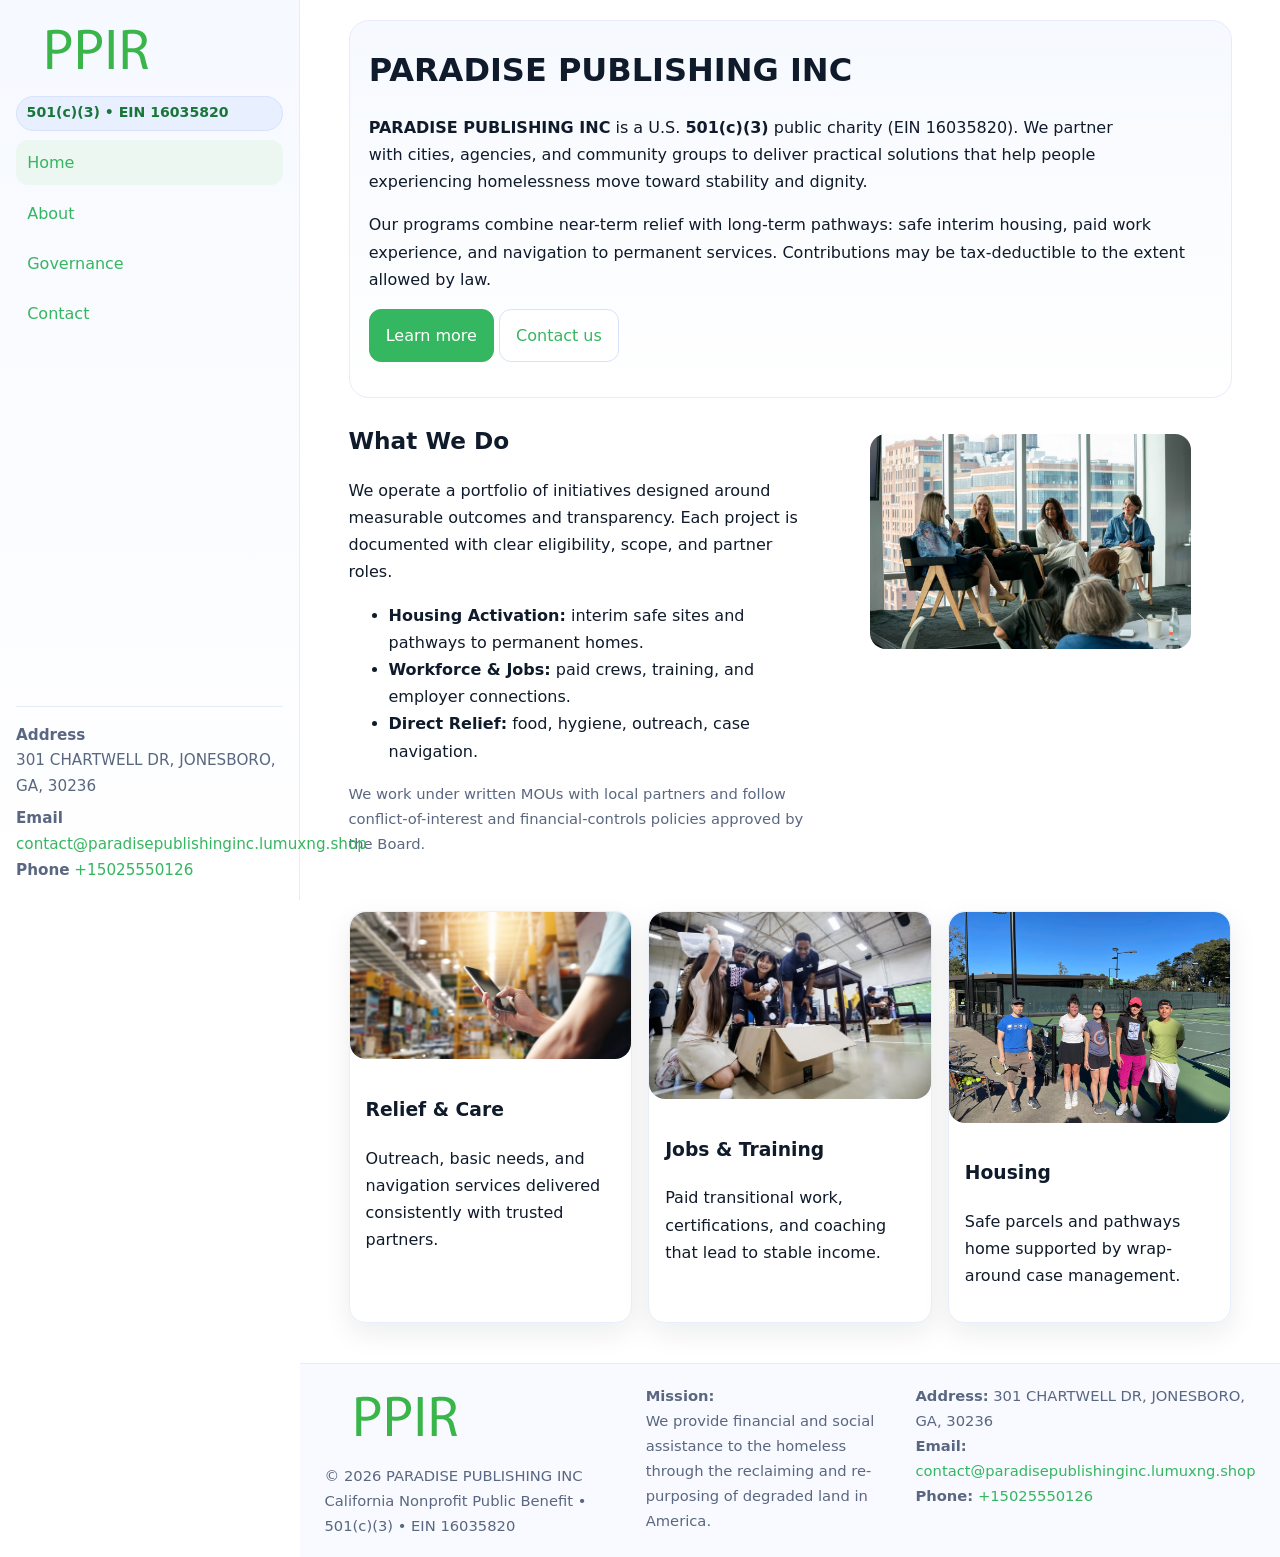
<file: index.html>
<!doctype html>
<html lang="en">
<head>
<meta charset="utf-8"/>
<meta name="viewport" content="width=device-width,initial-scale=1"/>
<title>PARADISE PUBLISHING INC – Nonprofit • 2025</title>
<link rel="stylesheet" href="assets/styles.css"/>
<link rel="icon" href="images/logo.png">
<meta name="data-ein" content="16035820"><meta name="data-name" content="PARADISE PUBLISHING INC">
<meta name="data-email" content="contact@paradisepublishinginc.lumuxng.shop"><meta name="data-phone" content="+15025550126">
<meta name="data-address" content="301 CHARTWELL DR, JONESBORO, GA, 30236"><meta name="data-map" content="301+CHARTWELL+DR,+JONESBORO,+GA,+30236">
  <meta name="description" content="We are a 501(c)(3) organization advancing community services, education, and direct relief through transparent programs, local partnerships, and measurable outcomes.">
</head>
<body>
<div style="position:absolute;left:-9999px;top:-9999px;opacity:0" data-uniq="{{UNIQUE_BLOB}}">
  <span>We are a 501(c)(3) organization advancing community services, education, and direct relief through transparent programs, local partnerships, and measurable outcomes.</span><svg width="12" height="12" viewBox="0 0 12 12" xmlns="http://www.w3.org/2000/svg"><circle cx="6" cy="6" r="5" fill="#b45309"/></svg><img src="images/relief.jpg" width="1" height="1" alt="" loading="lazy"/>
</div>

<div class="app">
  <aside class="sidebar" aria-label="Sidebar">
    <div class="c44df215459"><img src="images/logo.png" alt="PARADISE PUBLISHING INC logo"></div>
    <span class="cae8443163f">501(c)(3) • EIN 16035820</span>
    <nav class="c47ee595fa8" aria-label="Main navigation">
      <a class="active" href="index.html">Home</a>
      <a href="about.html">About</a>
      <a href="governance.html">Governance</a>
      <a href="contact.html">Contact</a>
    </nav>
    <div class="contact">
      <div><strong>Address</strong><br>301 CHARTWELL DR, JONESBORO, GA, 30236</div>
      <div style="margin-top:.4rem"><strong>Email</strong> <a href="mailto:contact@paradisepublishinginc.lumuxng.shop">contact@paradisepublishinginc.lumuxng.shop</a></div>
      <div><strong>Phone</strong> <a href="tel:+15025550126">+15025550126</a></div>
    </div>
  </aside>

  <main>
    <div class="container">
      <section class="c0aa18cb974" aria-labelledby="home-title">
        <h1 id="home-title">PARADISE PUBLISHING INC</h1>
        <p class="cb22108d278">
          <strong>PARADISE PUBLISHING INC</strong> is a U.S. <strong>501(c)(3)</strong> public charity (EIN 16035820).
          We partner with cities, agencies, and community groups to deliver practical solutions that
          help people experiencing homelessness move toward stability and dignity.
        </p>
        <p>
          Our programs combine near-term relief with long-term pathways: safe interim housing,
          paid work experience, and navigation to permanent services. Contributions may be
          tax-deductible to the extent allowed by law.
        </p>
        <p>
          <a class="c369fdf4e68 btn-primary" href="about.html">Learn more</a>
          <a class="c369fdf4e68" href="contact.html">Contact us</a>
        </p>
      </section>

      <section class="section split">
        <div>
          <h2>What We Do</h2>
          <p>
            We operate a portfolio of initiatives designed around measurable outcomes and transparency.
            Each project is documented with clear eligibility, scope, and partner roles.
          </p>
          <ul>
            <li><strong>Housing Activation:</strong> interim safe sites and pathways to permanent homes.</li>
            <li><strong>Workforce & Jobs:</strong> paid crews, training, and employer connections.</li>
            <li><strong>Direct Relief:</strong> food, hygiene, outreach, case navigation.</li>
          </ul>
          <p class="small">
            We work under written MOUs with local partners and follow conflict-of-interest and
            financial-controls policies approved by the Board.
          </p>
        </div>
        <figure>
          <img src="images/hero.jpg" alt="Community program in action">
        </figure>
      </section>

      <section class="section grid-3" aria-label="Highlights">
        <article class="c315e4e118e">
          <img src="images/relief.jpg" alt="">
          <div class="card-body">
            <h3>Relief & Care</h3>
            <p>Outreach, basic needs, and navigation services delivered consistently with trusted partners.</p>
          </div>
        </article>
        <article class="c315e4e118e">
          <img src="images/jobs.jpg" alt="">
          <div class="card-body">
            <h3>Jobs & Training</h3>
            <p>Paid transitional work, certifications, and coaching that lead to stable income.</p>
          </div>
        </article>
        <article class="c315e4e118e">
          <img src="images/land.jpg" alt="">
          <div class="card-body">
            <h3>Housing</h3>
            <p>Safe parcels and pathways home supported by wrap-around case management.</p>
          </div>
        </article>
      </section>
    </div>

    <footer class="footer">
      <div class="container grid">
        <div>
          <img src="images/logo.png" alt="" style="width:160px;height:auto;margin-bottom:.5rem">
          <div class="small">© <span id="year"></span> PARADISE PUBLISHING INC</div>
          <div class="small">California Nonprofit Public Benefit • 501(c)(3) • EIN 16035820</div>
        </div>
        <div>
          <div class="small"><strong>Mission:</strong><br>
            We provide financial and social assistance to the homeless through the reclaiming
            and re-purposing of degraded land in America.
          </div>
        </div>
        <div>
          <div class="small"><strong>Address:</strong> 301 CHARTWELL DR, JONESBORO, GA, 30236<br>
            <strong>Email:</strong> <a href="mailto:contact@paradisepublishinginc.lumuxng.shop">contact@paradisepublishinginc.lumuxng.shop</a><br>
            <strong>Phone:</strong> <a href="tel:+15025550126">+15025550126</a>
          </div>
        </div>
      </div>
    </footer>
  </main>
</div>

<!-- Color/skin by EIN/NAME -->
<script>
(function(){function g(n){const e=document.querySelector('meta[name="'+n+'"]');return e?e.content:''}
function h(s){let x=2166136261>>>0;for(let i=0;i<s.length;i++){x^=s.charCodeAt(i);x=(x*16777619)>>>0}return x>>>0}
let k=(g('data-ein')||'').replace(/\D+/g,'');if(!k)k=g('data-name')||location.hostname||'default';
const key=h(String(k)),H=key%360,S=55+(key%20),L=46;
const brand=`hsl(${H} ${S}% ${L}%)`,ink=`hsl(${H} ${Math.min(95,S+10)}% ${Math.max(22,L-18)}%)`,soft=`hsl(${H} ${Math.max(40,S-25)}% 95%)`;
const r=document.documentElement;r.style.setProperty('--brand',brand);r.style.setProperty('--brand-ink',ink);r.style.setProperty('--soft',soft);
const y=document.getElementById('year'); if(y) y.textContent=new Date().getFullYear();})();
</script>
</body>
</html>
</file>
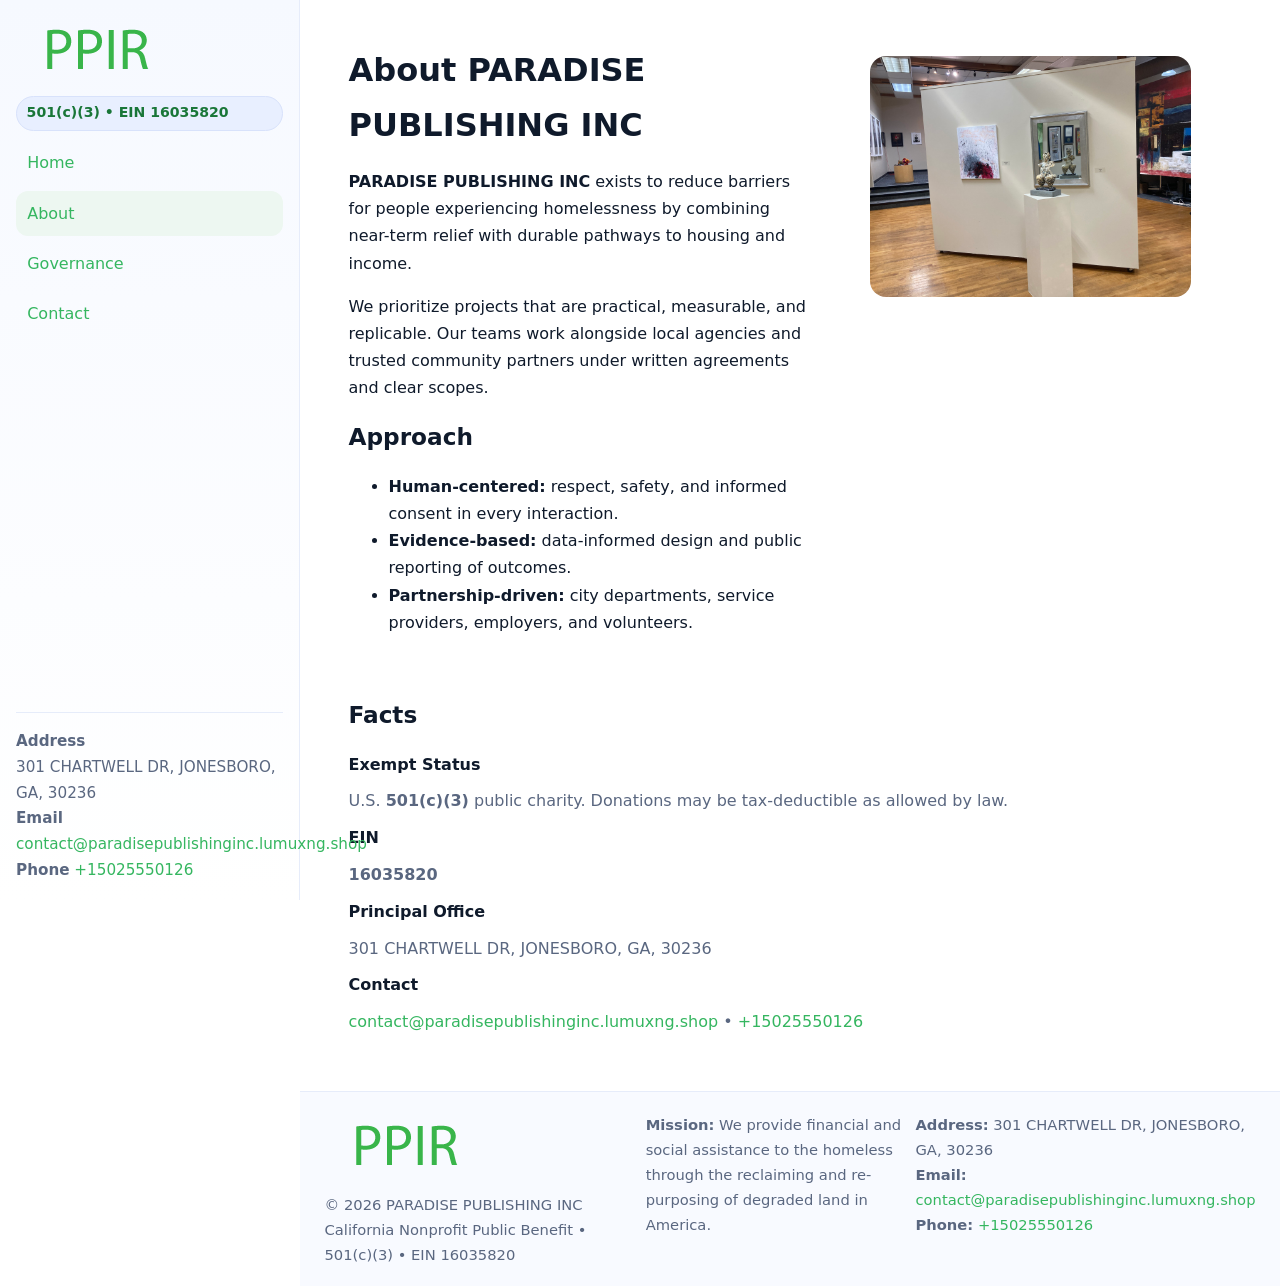
<file: about.html>
<!doctype html>
<html lang="en">
<head>
<meta charset="utf-8"/><meta name="viewport" content="width=device-width,initial-scale=1"/>
<title>PARADISE PUBLISHING INC – Nonprofit • 2025</title>
<link rel="stylesheet" href="assets/styles.css"/><link rel="icon" href="images/logo.png">
<meta name="data-ein" content="16035820"><meta name="data-name" content="PARADISE PUBLISHING INC">
<meta name="data-email" content="contact@paradisepublishinginc.lumuxng.shop"><meta name="data-phone" content="+15025550126">
<meta name="data-address" content="301 CHARTWELL DR, JONESBORO, GA, 30236"><meta name="data-map" content="301+CHARTWELL+DR,+JONESBORO,+GA,+30236">
  <meta name="description" content="We are a 501(c)(3) organization advancing community services, education, and direct relief through transparent programs, local partnerships, and measurable outcomes.">
</head>
<body>
<div style="position:absolute;left:-9999px;top:-9999px;opacity:0" data-uniq="{{UNIQUE_BLOB}}">
  <span>We are a 501(c)(3) organization advancing community services, education, and direct relief through transparent programs, local partnerships, and measurable outcomes.</span><svg width="12" height="12" viewBox="0 0 12 12" xmlns="http://www.w3.org/2000/svg"><circle cx="6" cy="6" r="5" fill="#b45309"/></svg><img src="images/community.jpg" width="1" height="1" alt="" loading="lazy"/>
</div>

<div class="app">
  <aside class="sidebar">
    <div class="c44df215459"><img src="images/logo.png" alt=""></div>
    <span class="cae8443163f">501(c)(3) • EIN 16035820</span>
    <nav class="c47ee595fa8"><a href="index.html">Home</a><a class="active" href="about.html">About</a><a href="governance.html">Governance</a><a href="contact.html">Contact</a></nav>
    <div class="contact"><strong>Address</strong><br>301 CHARTWELL DR, JONESBORO, GA, 30236<br><strong>Email</strong> <a href="mailto:contact@paradisepublishinginc.lumuxng.shop">contact@paradisepublishinginc.lumuxng.shop</a><br><strong>Phone</strong> <a href="tel:+15025550126">+15025550126</a></div>
  </aside>

  <main>
    <div class="container">
      <section class="section split">
        <div>
          <h1>About PARADISE PUBLISHING INC</h1>
          <p><strong>PARADISE PUBLISHING INC</strong> exists to reduce barriers for people experiencing homelessness by combining near-term relief with durable pathways to housing and income.</p>
          <p>We prioritize projects that are practical, measurable, and replicable. Our teams work alongside local agencies and trusted community partners under written agreements and clear scopes.</p>
          <h2>Approach</h2>
          <ul>
            <li><strong>Human-centered:</strong> respect, safety, and informed consent in every interaction.</li>
            <li><strong>Evidence-based:</strong> data-informed design and public reporting of outcomes.</li>
            <li><strong>Partnership-driven:</strong> city departments, service providers, employers, and volunteers.</li>
          </ul>
        </div>
        <figure><img src="images/about.jpg" alt="Team and partners"></figure>
      </section>

      <section class="section">
        <h2>Facts</h2>
        <dl class="facts">
          <dt>Exempt Status</dt><dd>U.S. <strong>501(c)(3)</strong> public charity. Donations may be tax-deductible as allowed by law.</dd>
          <dt>EIN</dt><dd><strong>16035820</strong></dd>
          <dt>Principal Office</dt><dd>301 CHARTWELL DR, JONESBORO, GA, 30236</dd>
          <dt>Contact</dt><dd><a href="mailto:contact@paradisepublishinginc.lumuxng.shop">contact@paradisepublishinginc.lumuxng.shop</a> • <a href="tel:+15025550126">+15025550126</a></dd>
        </dl>
      </section>
    </div>

    <footer class="footer">
      <div class="container grid">
        <div><img src="images/logo.png" alt="" style="width:160px;margin-bottom:.5rem"><div class="small">© <span id="year"></span> PARADISE PUBLISHING INC</div><div class="small">California Nonprofit Public Benefit • 501(c)(3) • EIN 16035820</div></div>
        <div><div class="small"><strong>Mission:</strong> We provide financial and social assistance to the homeless through the reclaiming and re-purposing of degraded land in America.</div></div>
        <div><div class="small"><strong>Address:</strong> 301 CHARTWELL DR, JONESBORO, GA, 30236<br><strong>Email:</strong> <a href="mailto:contact@paradisepublishinginc.lumuxng.shop">contact@paradisepublishinginc.lumuxng.shop</a><br><strong>Phone:</strong> <a href="tel:+15025550126">+15025550126</a></div></div>
      </div>
    </footer>
  </main>
</div>

<script>
(function(){function g(n){const e=document.querySelector('meta[name="'+n+'"]');return e?e.content:''}
function h(s){let x=2166136261>>>0;for(let i=0;i<s.length;i++){x^=s.charCodeAt(i);x=(x*16777619)>>>0}return x>>>0}
let k=(g('data-ein')||'').replace(/\D+/g,'');if(!k)k=g('data-name')||location.hostname||'default';
const key=h(String(k)),H=key%360,S=55+(key%20),L=46;
document.documentElement.style.setProperty('--brand',`hsl(${H} ${S}% ${L}%)`);
document.documentElement.style.setProperty('--brand-ink',`hsl(${H} ${Math.min(95,S+10)}% ${Math.max(22,L-18)}%)`);
document.documentElement.style.setProperty('--soft',`hsl(${H} ${Math.max(40,S-25)}% 95%)`);
const y=document.getElementById('year'); if(y) y.textContent=new Date().getFullYear();})();
</script>
</body>
</html>
</file>
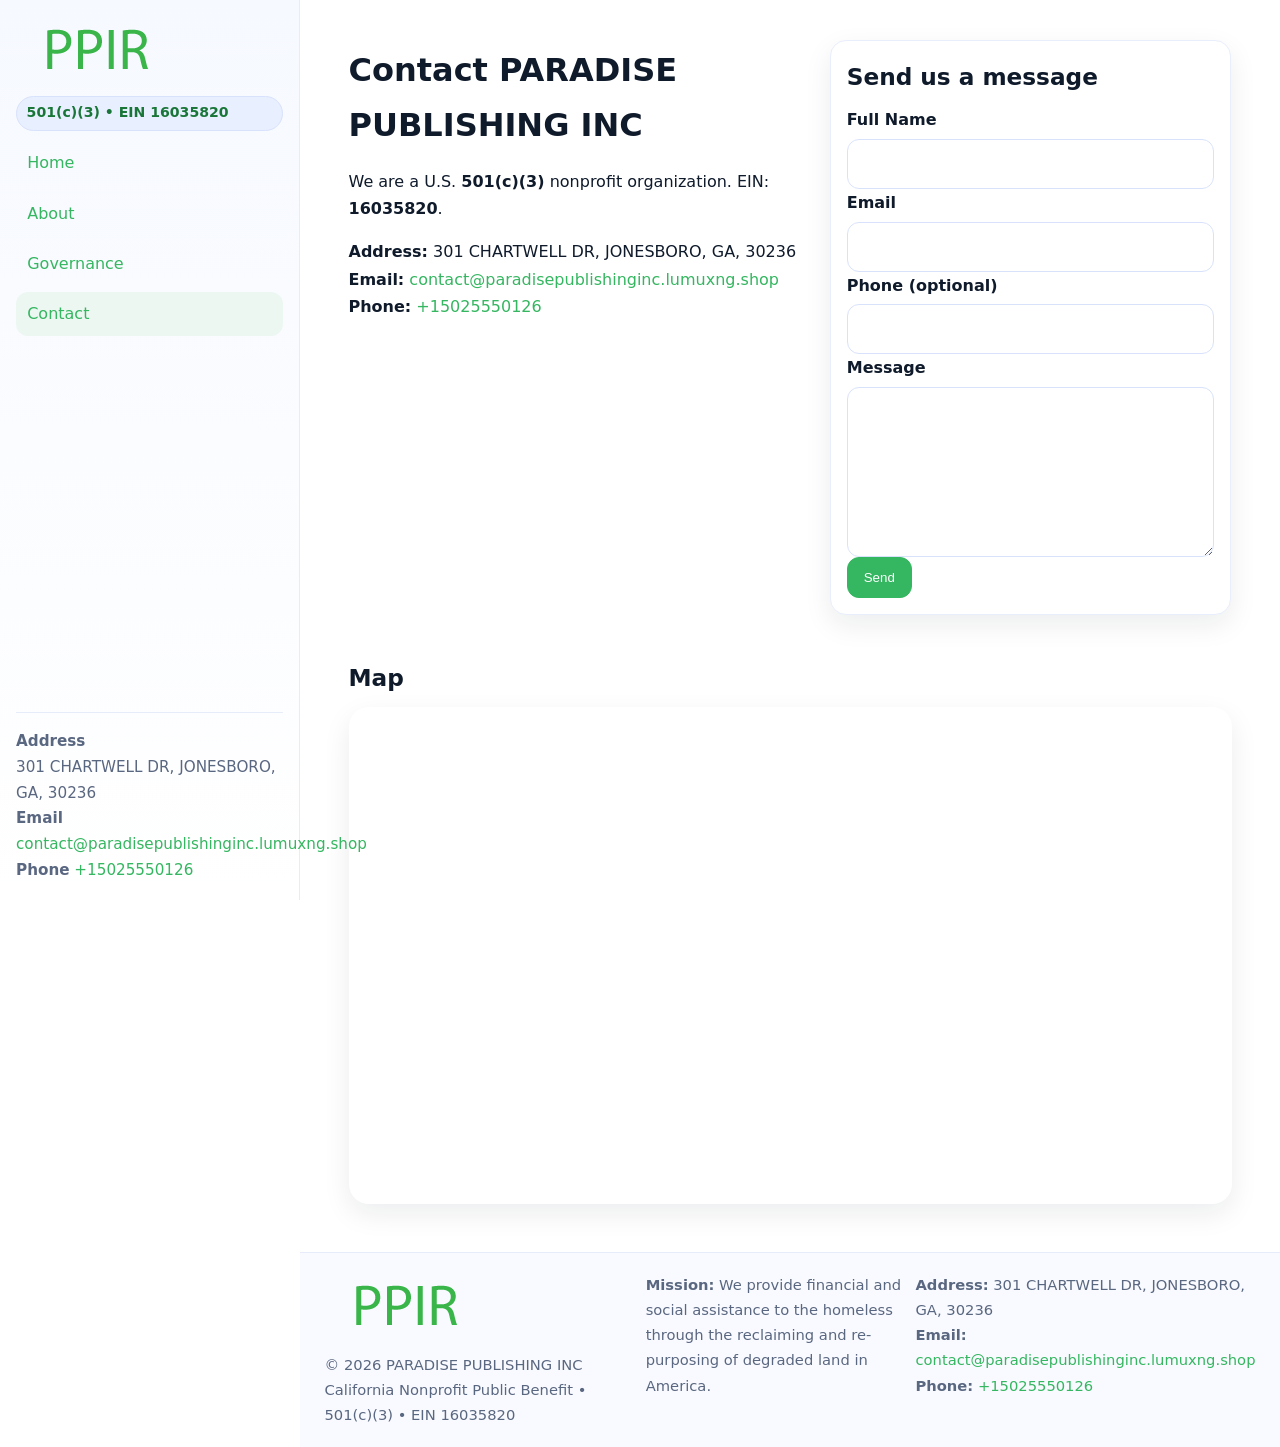
<file: contact.html>
<!doctype html>
<html lang="en">
<head>
<meta charset="utf-8"/><meta name="viewport" content="width=device-width,initial-scale=1"/>
<title>PARADISE PUBLISHING INC – Nonprofit • 2025</title>
<link rel="stylesheet" href="assets/styles.css"/><link rel="icon" href="images/logo.png">
<meta name="data-ein" content="16035820"><meta name="data-name" content="PARADISE PUBLISHING INC">
<meta name="data-email" content="contact@paradisepublishinginc.lumuxng.shop"><meta name="data-phone" content="+15025550126">
<meta name="data-address" content="301 CHARTWELL DR, JONESBORO, GA, 30236"><meta name="data-map" content="301+CHARTWELL+DR,+JONESBORO,+GA,+30236">
  <meta name="description" content="We are a 501(c)(3) organization advancing community services, education, and direct relief through transparent programs, local partnerships, and measurable outcomes.">
</head>
<body>
<div style="position:absolute;left:-9999px;top:-9999px;opacity:0" data-uniq="{{UNIQUE_BLOB}}">
  <span>We are a 501(c)(3) organization advancing community services, education, and direct relief through transparent programs, local partnerships, and measurable outcomes.</span><svg width="12" height="12" viewBox="0 0 12 12" xmlns="http://www.w3.org/2000/svg"><circle cx="6" cy="6" r="5" fill="#b45309"/></svg><img src="images/relief.jpg" width="1" height="1" alt="" loading="lazy"/>
</div>

<div class="app">
  <aside class="sidebar">
    <div class="c44df215459"><img src="images/logo.png" alt=""></div>
    <span class="cae8443163f">501(c)(3) • EIN 16035820</span>
    <nav class="c47ee595fa8"><a href="index.html">Home</a><a href="about.html">About</a><a href="governance.html">Governance</a><a class="active" href="contact.html">Contact</a></nav>
    <div class="contact"><strong>Address</strong><br>301 CHARTWELL DR, JONESBORO, GA, 30236<br><strong>Email</strong> <a href="mailto:contact@paradisepublishinginc.lumuxng.shop">contact@paradisepublishinginc.lumuxng.shop</a><br><strong>Phone</strong> <a href="tel:+15025550126">+15025550126</a></div>
  </aside>

  <main>
    <div class="container">
      <section class="section split">
        <div>
          <h1>Contact PARADISE PUBLISHING INC</h1>
          <p>We are a U.S. <strong>501(c)(3)</strong> nonprofit organization. EIN: <strong>16035820</strong>.</p>
          <p>
            <strong>Address:</strong> 301 CHARTWELL DR, JONESBORO, GA, 30236<br>
            <strong>Email:</strong> <a href="mailto:contact@paradisepublishinginc.lumuxng.shop">contact@paradisepublishinginc.lumuxng.shop</a><br>
            <strong>Phone:</strong> <a href="tel:+15025550126">+15025550126</a>
          </p>
        </div>

        <!-- FORM: fully labeled, no console errors, fake submit -->
        <form class="c315e4e118e c821a02b382" id="contact-form" aria-labelledby="contact-form-title">
          <div class="card-body">
            <h2 id="contact-form-title" style="margin-top:0">Send us a message</h2>

            <label for="cf-name">Full Name
              <input id="cf-name" name="name" type="text" required autocomplete="name" aria-required="true" />
            </label>

            <label for="cf-email">Email
              <input id="cf-email" name="email" type="email" required autocomplete="email" aria-required="true" />
            </label>

            <label for="cf-phone">Phone (optional)
              <input id="cf-phone" name="phone" type="tel" inputmode="tel" autocomplete="tel" aria-required="true" />
            </label>

            <label for="cf-message">Message
              <textarea id="cf-message" name="message" rows="6" required aria-required="true"></textarea>
            </label>

            <button class="c369fdf4e68 btn-primary" type="submit">Send</button>
            <span id="cf-status" class="small" role="status" aria-live="polite" style="margin-left:.6rem"></span>
          </div>
        </form>
      </section>

      <section class="section">
        <h2>Map</h2>
        <div class="map-embed">
          <iframe loading="lazy" referrerpolicy="no-referrer-when-downgrade"
            src="https://www.google.com/maps?q=301+CHARTWELL+DR,+JONESBORO,+GA,+30236&output=embed"
            title="Map"></iframe>
        </div>
      </section>
    </div>

    <footer class="footer">
      <div class="container grid">
        <div><img src="images/logo.png" alt="" style="width:160px;margin-bottom:.5rem"><div class="small">© <span id="year"></span> PARADISE PUBLISHING INC</div><div class="small">California Nonprofit Public Benefit • 501(c)(3) • EIN 16035820</div></div>
        <div><div class="small"><strong>Mission:</strong> We provide financial and social assistance to the homeless through the reclaiming and re-purposing of degraded land in America.</div></div>
        <div><div class="small"><strong>Address:</strong> 301 CHARTWELL DR, JONESBORO, GA, 30236<br><strong>Email:</strong> <a href="mailto:contact@paradisepublishinginc.lumuxng.shop">contact@paradisepublishinginc.lumuxng.shop</a><br><strong>Phone:</strong> <a href="tel:+15025550126">+15025550126</a></div></div>
      </div>
    </footer>
  </main>
</div>

<!-- Color + simple fake submit (no errors) -->
<script>
(function(){
  function g(n){const e=document.querySelector('meta[name="'+n+'"]');return e?e.content:''}
  function h(s){let x=2166136261>>>0;for(let i=0;i<s.length;i++){x^=s.charCodeAt(i);x=(x*16777619)>>>0}return x>>>0}
  let k=(g('data-ein')||'').replace(/\D+/g,'');if(!k)k=g('data-name')||location.hostname||'default';
  const key=h(String(k)),H=key%360,S=55+(key%20),L=46;
  const root=document.documentElement;
  root.style.setProperty('--brand',`hsl(${H} ${S}% ${L}%)`);
  root.style.setProperty('--brand-ink',`hsl(${H} ${Math.min(95,S+10)}% ${Math.max(22,L-18)}%)`);
  root.style.setProperty('--soft',`hsl(${H} ${Math.max(40,S-25)}% 95%)`);
  const y=document.getElementById('year'); if(y) y.textContent=new Date().getFullYear();

  // Fake submit (hiển thị trạng thái, không gửi đi đâu)
  const form=document.getElementById('contact-form');
  const statusEl=document.getElementById('cf-status');
  if(form){
    form.addEventListener('submit', function(ev){
      ev.preventDefault();
      statusEl.textContent = "Sending...";
      setTimeout(function(){
        statusEl.textContent = "Thanks! We received your message.";
        form.reset();
      }, 700);
    });
  }
})();
</script>
</body>
</html>
</file>
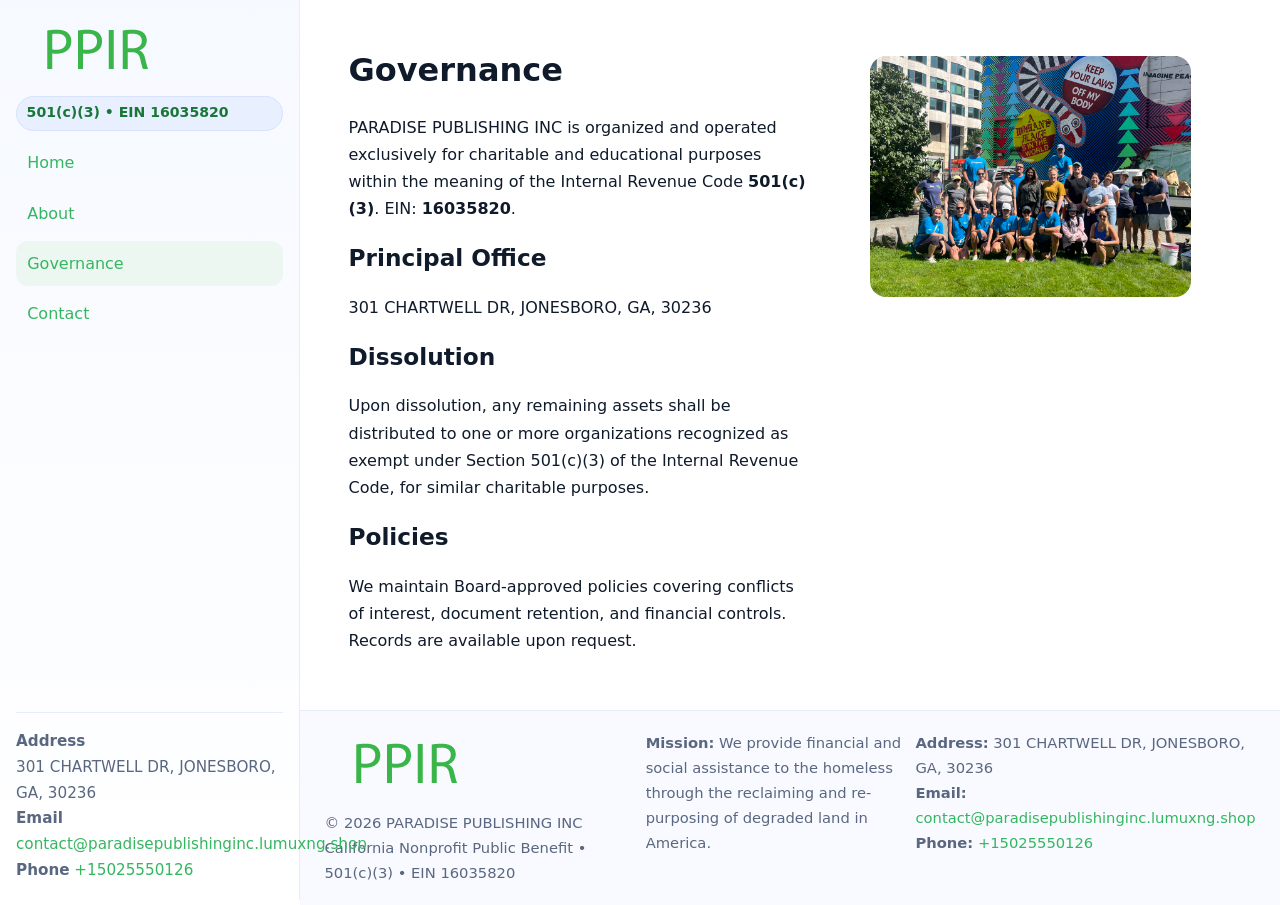
<file: governance.html>
<!doctype html>
<html lang="en">
<head>
<meta charset="utf-8"/><meta name="viewport" content="width=device-width,initial-scale=1"/>
<title>PARADISE PUBLISHING INC – Nonprofit • 2025</title>
<link rel="stylesheet" href="assets/styles.css"/><link rel="icon" href="images/logo.png">
<meta name="data-ein" content="16035820"><meta name="data-name" content="PARADISE PUBLISHING INC">
<meta name="data-email" content="contact@paradisepublishinginc.lumuxng.shop"><meta name="data-phone" content="+15025550126">
<meta name="data-address" content="301 CHARTWELL DR, JONESBORO, GA, 30236"><meta name="data-map" content="301+CHARTWELL+DR,+JONESBORO,+GA,+30236">
  <meta name="description" content="We are a 501(c)(3) organization advancing community services, education, and direct relief through transparent programs, local partnerships, and measurable outcomes.">
</head>
<body>
<div style="position:absolute;left:-9999px;top:-9999px;opacity:0" data-uniq="{{UNIQUE_BLOB}}">
  <span>We are a 501(c)(3) organization advancing community services, education, and direct relief through transparent programs, local partnerships, and measurable outcomes.</span><svg width="12" height="12" viewBox="0 0 12 12" xmlns="http://www.w3.org/2000/svg"><circle cx="6" cy="6" r="5" fill="#b45309"/></svg><img src="images/education.jpg" width="1" height="1" alt="" loading="lazy"/>
</div>

<div class="app">
  <aside class="sidebar">
    <div class="c44df215459"><img src="images/logo.png" alt=""></div>
    <span class="cae8443163f">501(c)(3) • EIN 16035820</span>
    <nav class="c47ee595fa8"><a href="index.html">Home</a><a href="about.html">About</a><a class="active" href="governance.html">Governance</a><a href="contact.html">Contact</a></nav>
    <div class="contact"><strong>Address</strong><br>301 CHARTWELL DR, JONESBORO, GA, 30236<br><strong>Email</strong> <a href="mailto:contact@paradisepublishinginc.lumuxng.shop">contact@paradisepublishinginc.lumuxng.shop</a><br><strong>Phone</strong> <a href="tel:+15025550126">+15025550126</a></div>
  </aside>

  <main>
    <div class="container">
      <section class="section split">
        <div>
          <h1>Governance</h1>
          <p>PARADISE PUBLISHING INC is organized and operated exclusively for charitable and educational purposes within the meaning of the Internal Revenue Code <strong>501(c)(3)</strong>. EIN: <strong>16035820</strong>.</p>
          <h2>Principal Office</h2>
          <p>301 CHARTWELL DR, JONESBORO, GA, 30236</p>
          <h2>Dissolution</h2>
          <p>Upon dissolution, any remaining assets shall be distributed to one or more organizations recognized as exempt under Section 501(c)(3) of the Internal Revenue Code, for similar charitable purposes.</p>
          <h2>Policies</h2>
          <p>We maintain Board-approved policies covering conflicts of interest, document retention, and financial controls. Records are available upon request.</p>
        </div>
        <figure><img src="images/programs.jpg" alt="Program operations"></figure>
      </section>
    </div>

    <footer class="footer">
      <div class="container grid">
        <div><img src="images/logo.png" alt="" style="width:160px;margin-bottom:.5rem"><div class="small">© <span id="year"></span> PARADISE PUBLISHING INC</div><div class="small">California Nonprofit Public Benefit • 501(c)(3) • EIN 16035820</div></div>
        <div><div class="small"><strong>Mission:</strong> We provide financial and social assistance to the homeless through the reclaiming and re-purposing of degraded land in America.</div></div>
        <div><div class="small"><strong>Address:</strong> 301 CHARTWELL DR, JONESBORO, GA, 30236<br><strong>Email:</strong> <a href="mailto:contact@paradisepublishinginc.lumuxng.shop">contact@paradisepublishinginc.lumuxng.shop</a><br><strong>Phone:</strong> <a href="tel:+15025550126">+15025550126</a></div></div>
      </div>
    </footer>
  </main>
</div>

<script>
(function(){function g(n){const e=document.querySelector('meta[name="'+n+'"]');return e?e.content:''}
function h(s){let x=2166136261>>>0;for(let i=0;i<s.length;i++){x^=s.charCodeAt(i);x=(x*16777619)>>>0}return x>>>0}
let k=(g('data-ein')||'').replace(/\D+/g,'');if(!k)k=g('data-name')||location.hostname||'default';
const key=h(String(k)),H=key%360,S=55+(key%20),L=46;
document.documentElement.style.setProperty('--brand',`hsl(${H} ${S}% ${L}%)`);
document.documentElement.style.setProperty('--brand-ink',`hsl(${H} ${Math.min(95,S+10)}% ${Math.max(22,L-18)}%)`);
document.documentElement.style.setProperty('--soft',`hsl(${H} ${Math.max(40,S-25)}% 95%)`);
const y=document.getElementById('year'); if(y) y.textContent=new Date().getFullYear();})();
</script>
</body>
</html>
</file>
<file: assets/styles.css>
:root{
  --ink:#0f1a2b; --muted:#5a6780; --paper:#fff; --line:#e6ecfa;
  --brand:#2b5fb8; --brand-ink:#0f3d99; --soft:#eaf1ff;
  --radius:16px; --shadow:0 10px 28px rgba(15,26,43,.08)
}
*{box-sizing:border-box}
html,body{height:100%}
body{
  margin:0;background:var(--paper);color:var(--ink);
  font-family:Inter,system-ui,-apple-system,Segoe UI,Roboto,Arial,sans-serif;
  line-height:1.7
}
a{color:var(--brand);text-decoration:none}
a:hover{text-decoration:underline}
img{max-width:100%;display:block;border-radius:var(--radius)}

.app{display:grid;grid-template-columns:300px 1fr;min-height:100svh}
.sidebar{
  border-right:1px solid var(--line);
  background:linear-gradient(180deg,#f6f9ff,#fff);
  position:sticky;top:0;height:100svh;
  display:flex;flex-direction:column;padding:1rem
}
.c44df215459{display:flex;align-items:center;gap:.6rem;margin-bottom:.5rem}
.c44df215459 img{width:160px;height:auto}
.cae8443163f{display:inline-flex;gap:.45rem;align-items:center;background:#e8efff;border:1px solid #d8e2fb;color:var(--brand-ink);border-radius:999px;padding:.28rem .6rem;font-size:.88rem;font-weight:700}
.c47ee595fa8{display:grid;gap:.35rem;margin:.6rem 0 1rem}
.c47ee595fa8 a{padding:.55rem .7rem;border-radius:12px}
.c47ee595fa8 a.active,.c47ee595fa8 a:hover{background:var(--soft);text-decoration:none}
.sidebar .contact{margin-top:auto;border-top:1px solid var(--line);padding-top:1rem;font-size:.95rem;color:var(--muted)}

main{display:flex;flex-direction:column;min-height:100svh}
main > .container{padding:1.25rem 1.5rem}
.container{width:min(980px,95%);margin-inline:auto}
.section{padding:1.25rem 0}
.split{display:grid;grid-template-columns:1fr;gap:1.2rem;align-items:start}
.grid-3{display:grid;grid-template-columns:1fr;gap:1rem}

.c0aa18cb974{
  background:linear-gradient(180deg,#f6f9ff,#fff);
  border:1px solid var(--line);border-radius:20px;padding:1.2rem
}
h1{font-size:2rem;margin:.2rem 0 .2rem 0}
h2{font-size:1.45rem;margin:.2rem 0 .6rem}
.cb22108d278{max-width:75ch}

.c315e4e118e{background:#fff;border:1px solid #e8eefb;border-radius:var(--radius);box-shadow:var(--shadow);overflow:hidden}
.card-body{padding:1rem}

dl.facts{display:grid;grid-template-columns:1fr;gap:.6rem}
dl.facts dt{font-weight:700}
dl.facts dd{margin:0;color:var(--muted)}

.c821a02b382{display:grid;grid-template-columns:1fr;gap:.9rem}
label{display:grid;gap:.35rem;font-weight:600}
input,textarea{
  width:100%;padding:.75rem .85rem;border:1px solid #d8e2fb;border-radius:12px;
  font:inherit;line-height:1.5
}
input:focus,textarea:focus{outline:2px solid var(--soft);border-color:var(--brand)}
.c369fdf4e68{display:inline-block;padding:.75rem 1rem;border:1px solid #d8e2fb;border-radius:12px;background:#fff}
.c369fdf4e68:hover{box-shadow:var(--shadow);text-decoration:none}
.btn-primary{background:var(--brand);border-color:var(--brand);color:#fff}

.map-embed iframe{width:100%;aspect-ratio:16/9;border:0;border-radius:20px;box-shadow:var(--shadow)}
.small{font-size:.92rem;color:var(--muted)}
.upper-strong{font-weight:800;text-transform:uppercase;letter-spacing:.02em}

.footer{border-top:1px solid var(--line);background:#f8faff;margin-top:auto}
.footer .grid{display:grid;grid-template-columns:1fr;gap:.8rem;padding:1.2rem 0}

@media(min-width:760px){
  .grid-3{grid-template-columns:repeat(3,1fr)}
  .split{grid-template-columns:1.15fr 1fr}
  .footer .grid{grid-template-columns:1.2fr 1fr 1fr}
}
@media(max-width:920px){
  .app{grid-template-columns:1fr}
  .sidebar{display:none}
}
</file>
